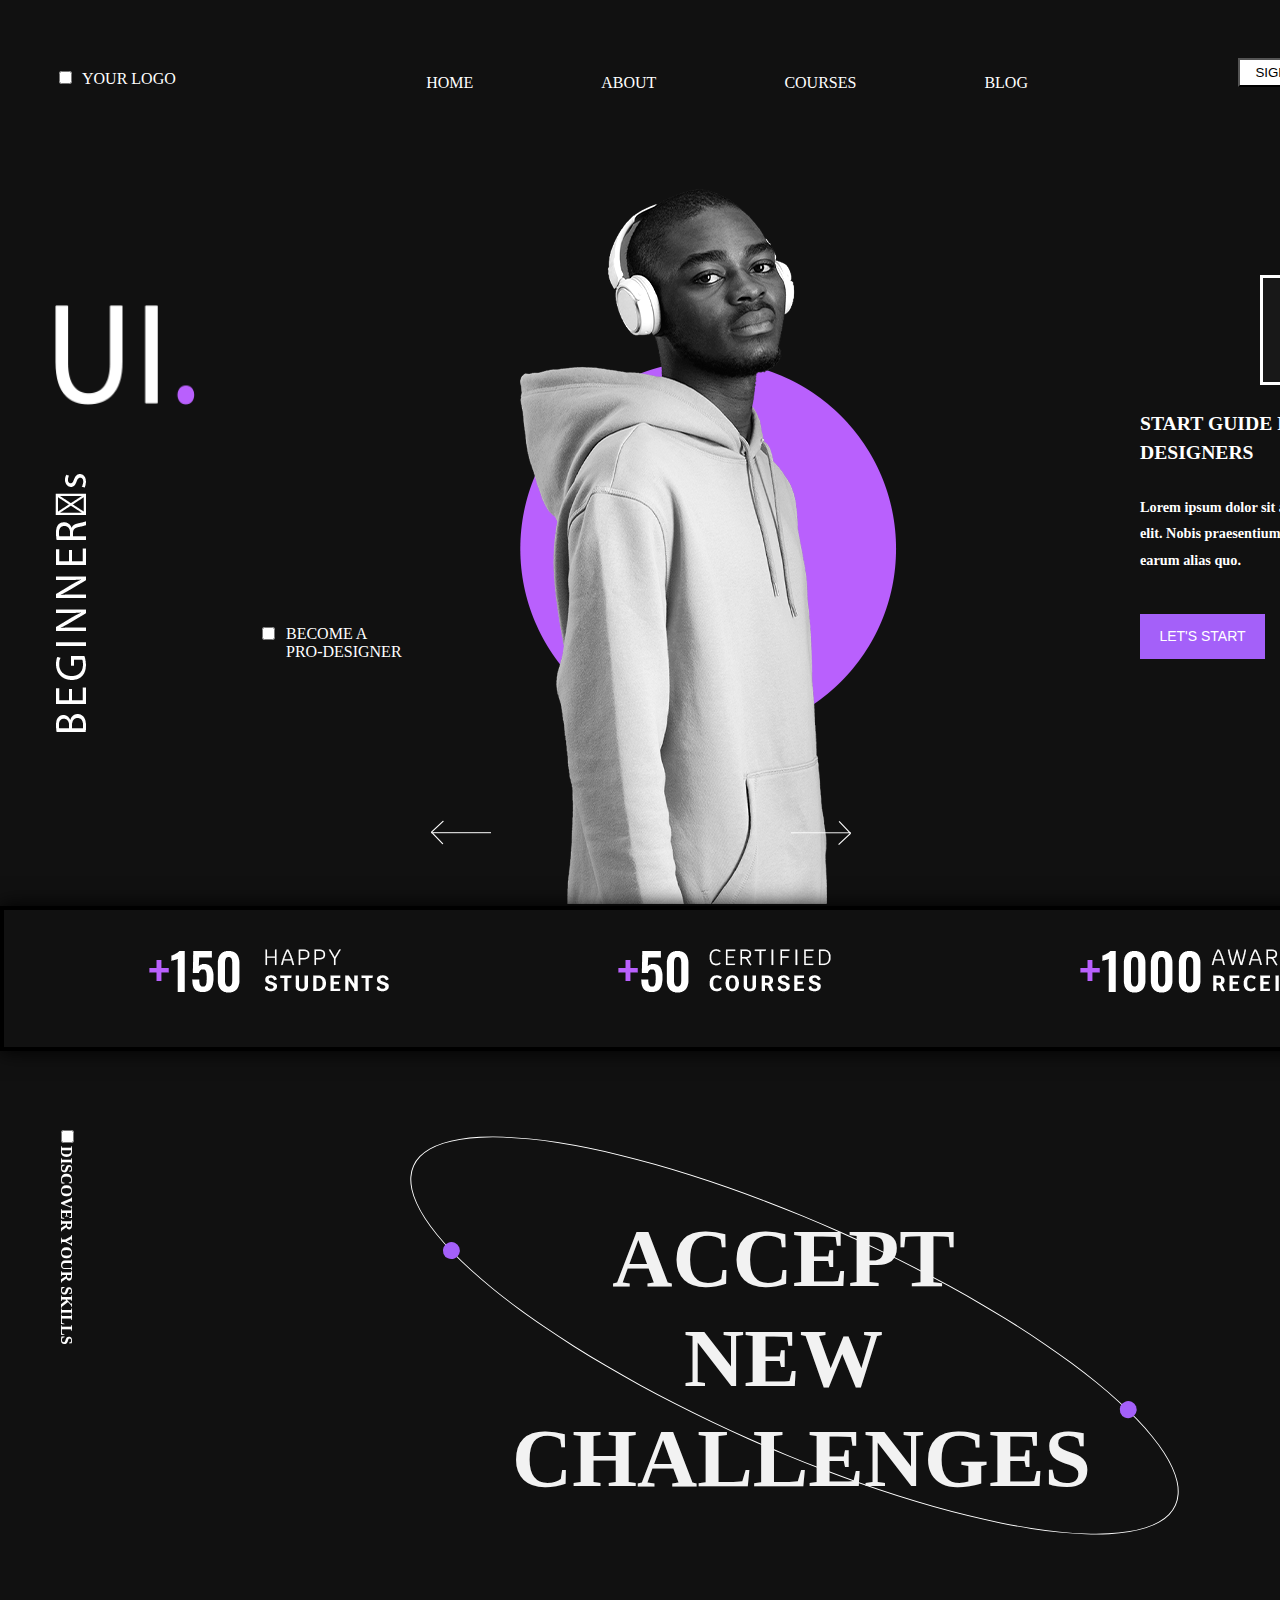
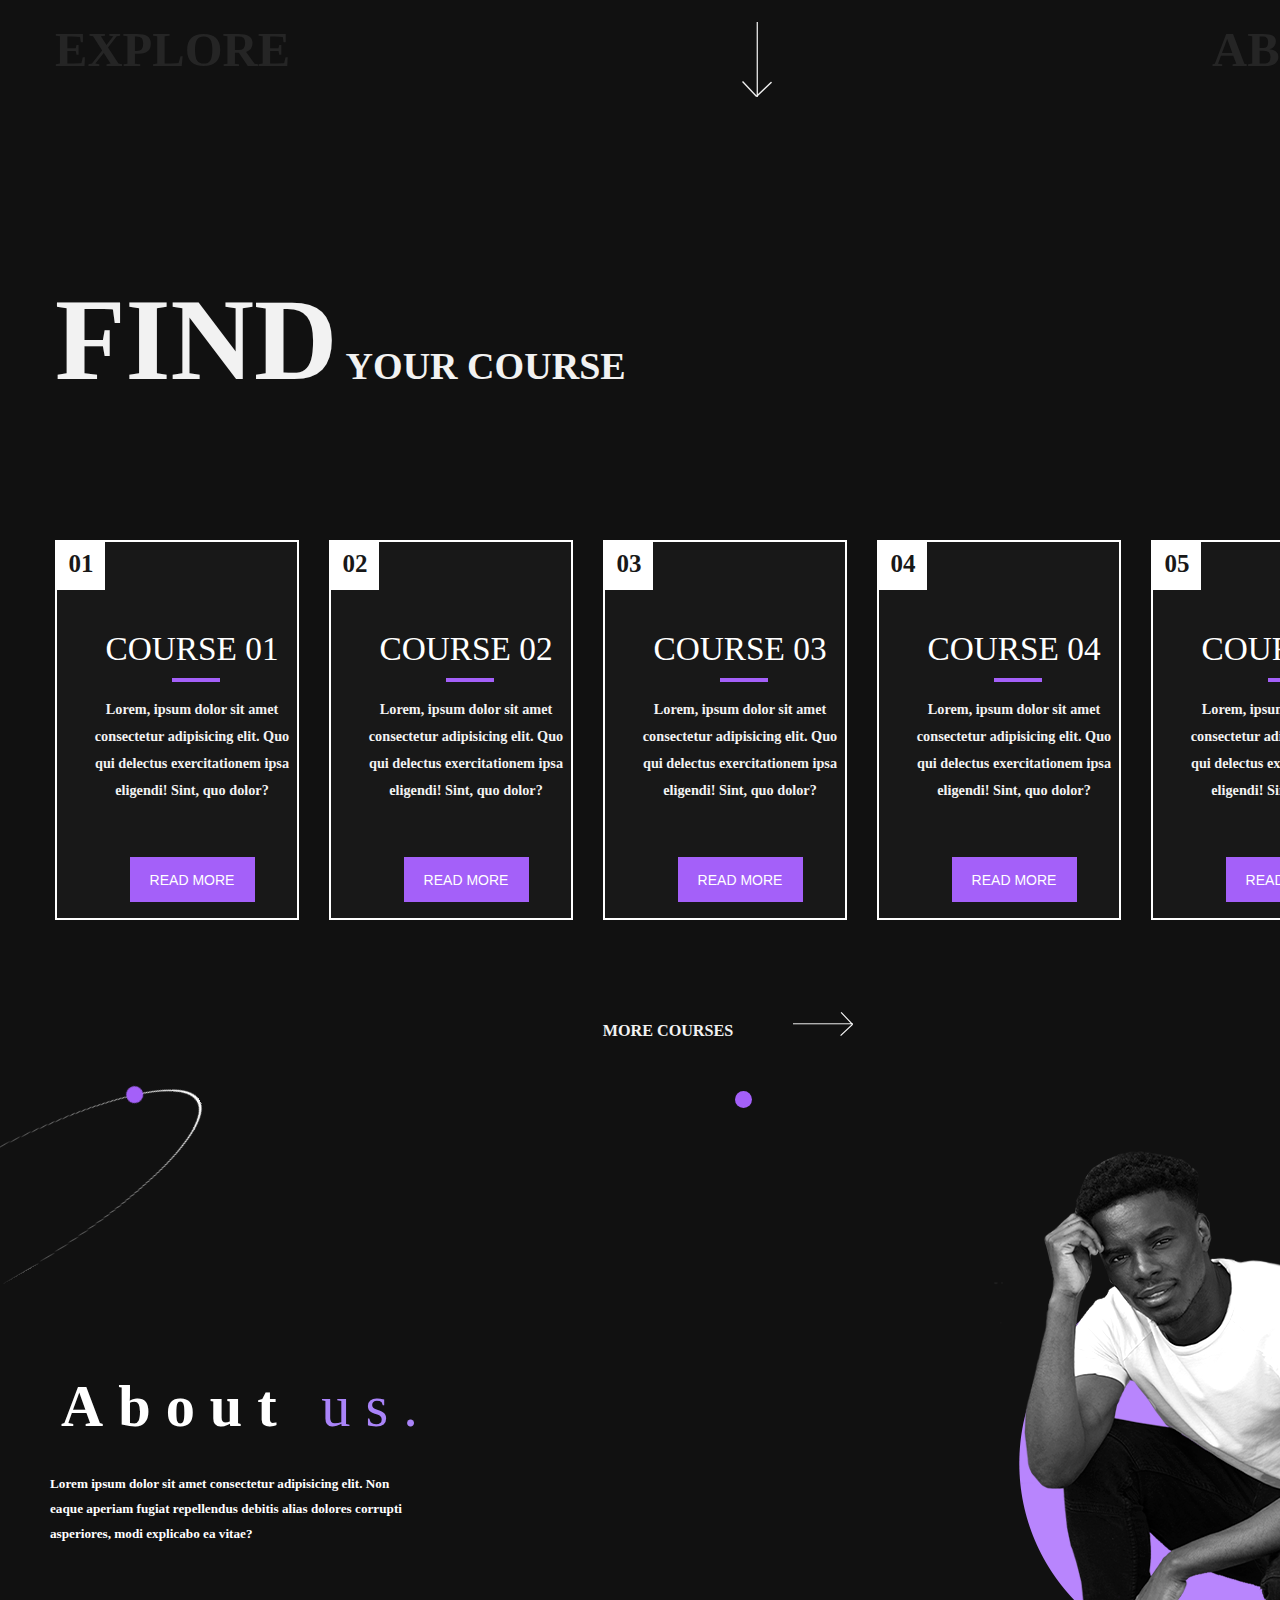
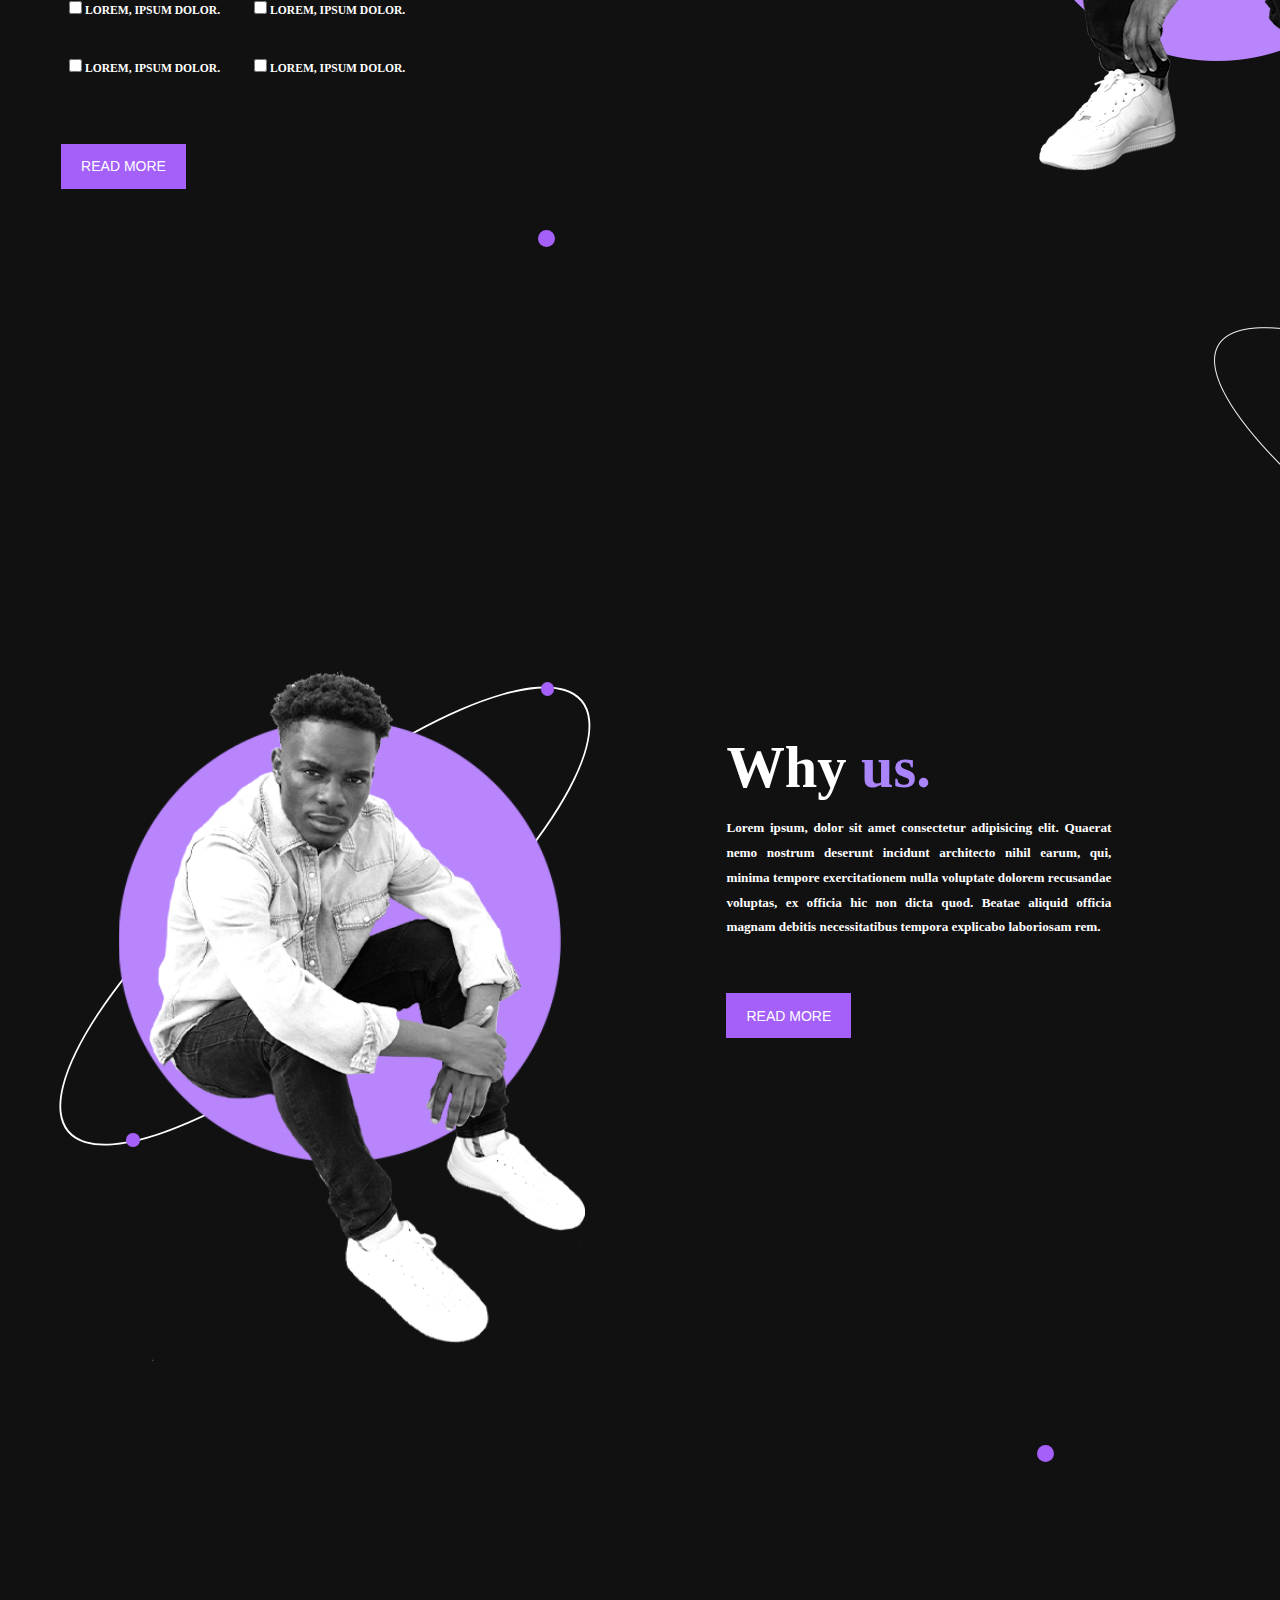
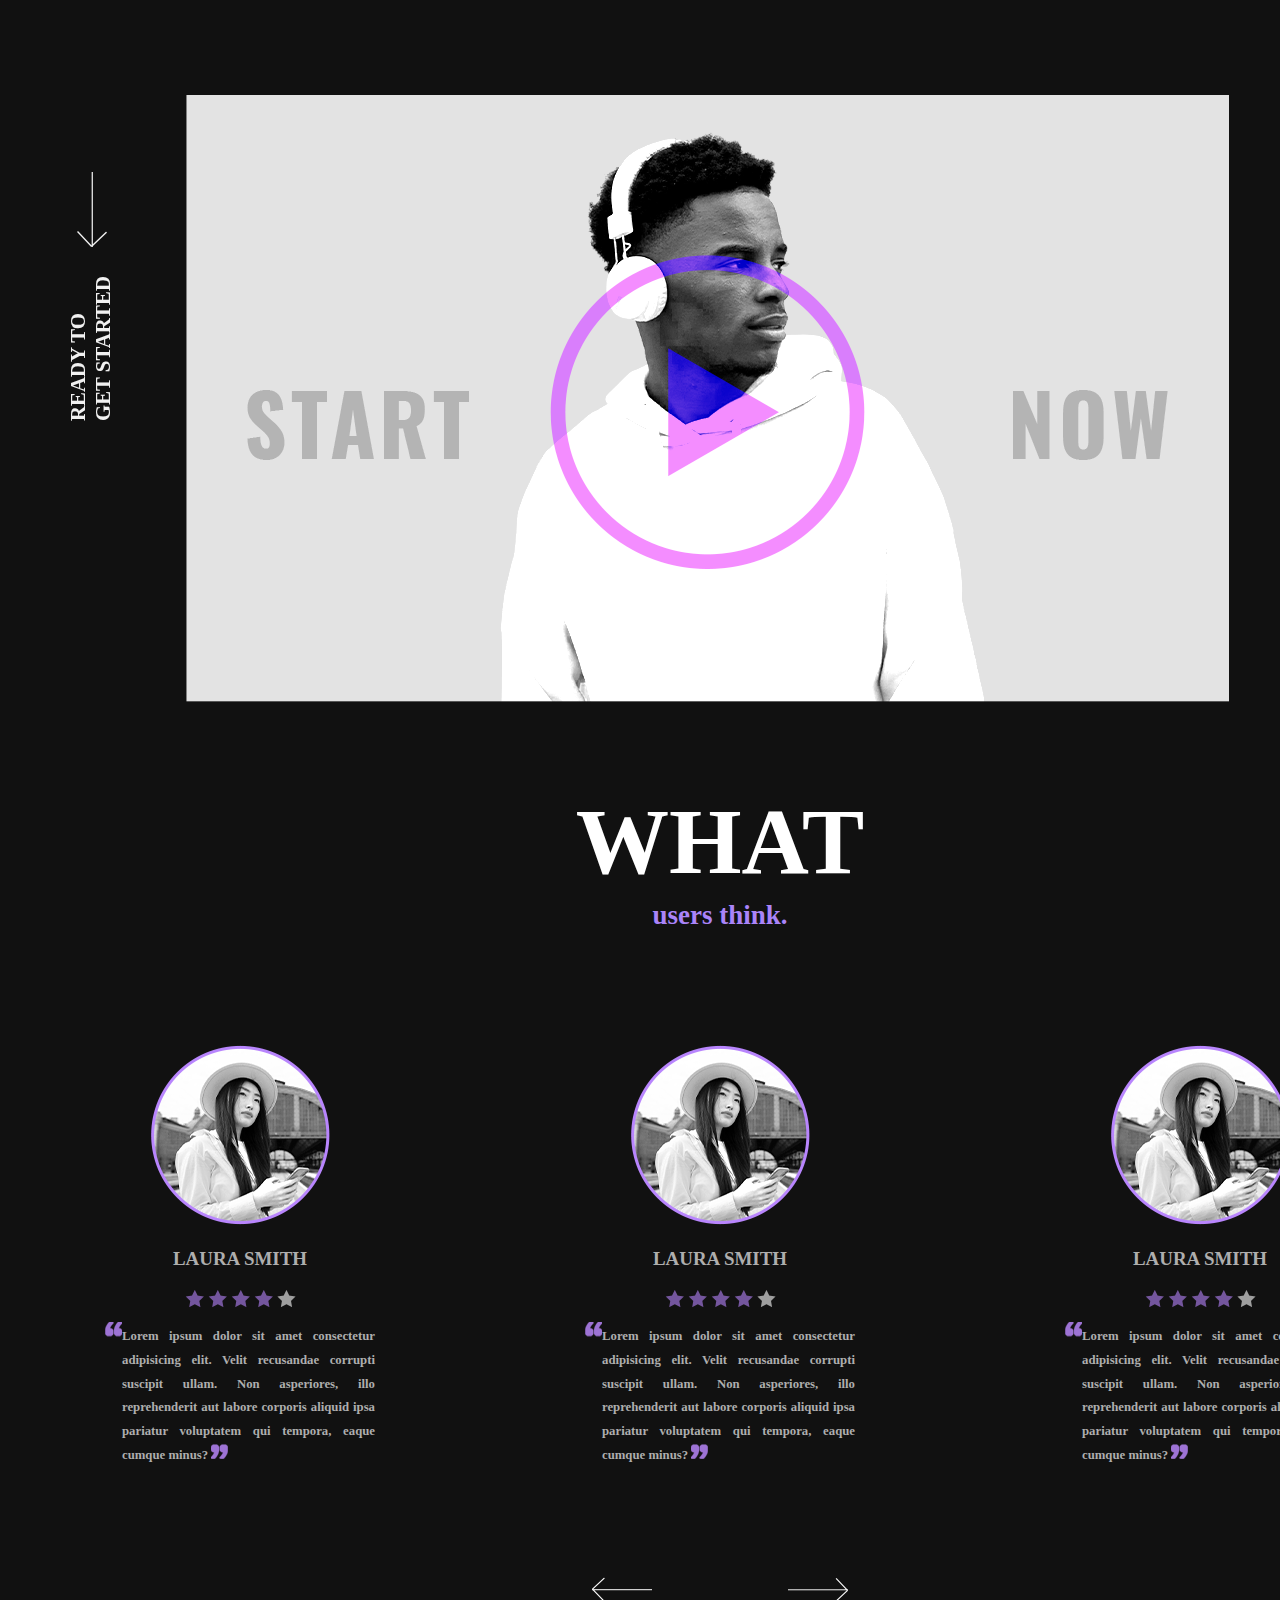
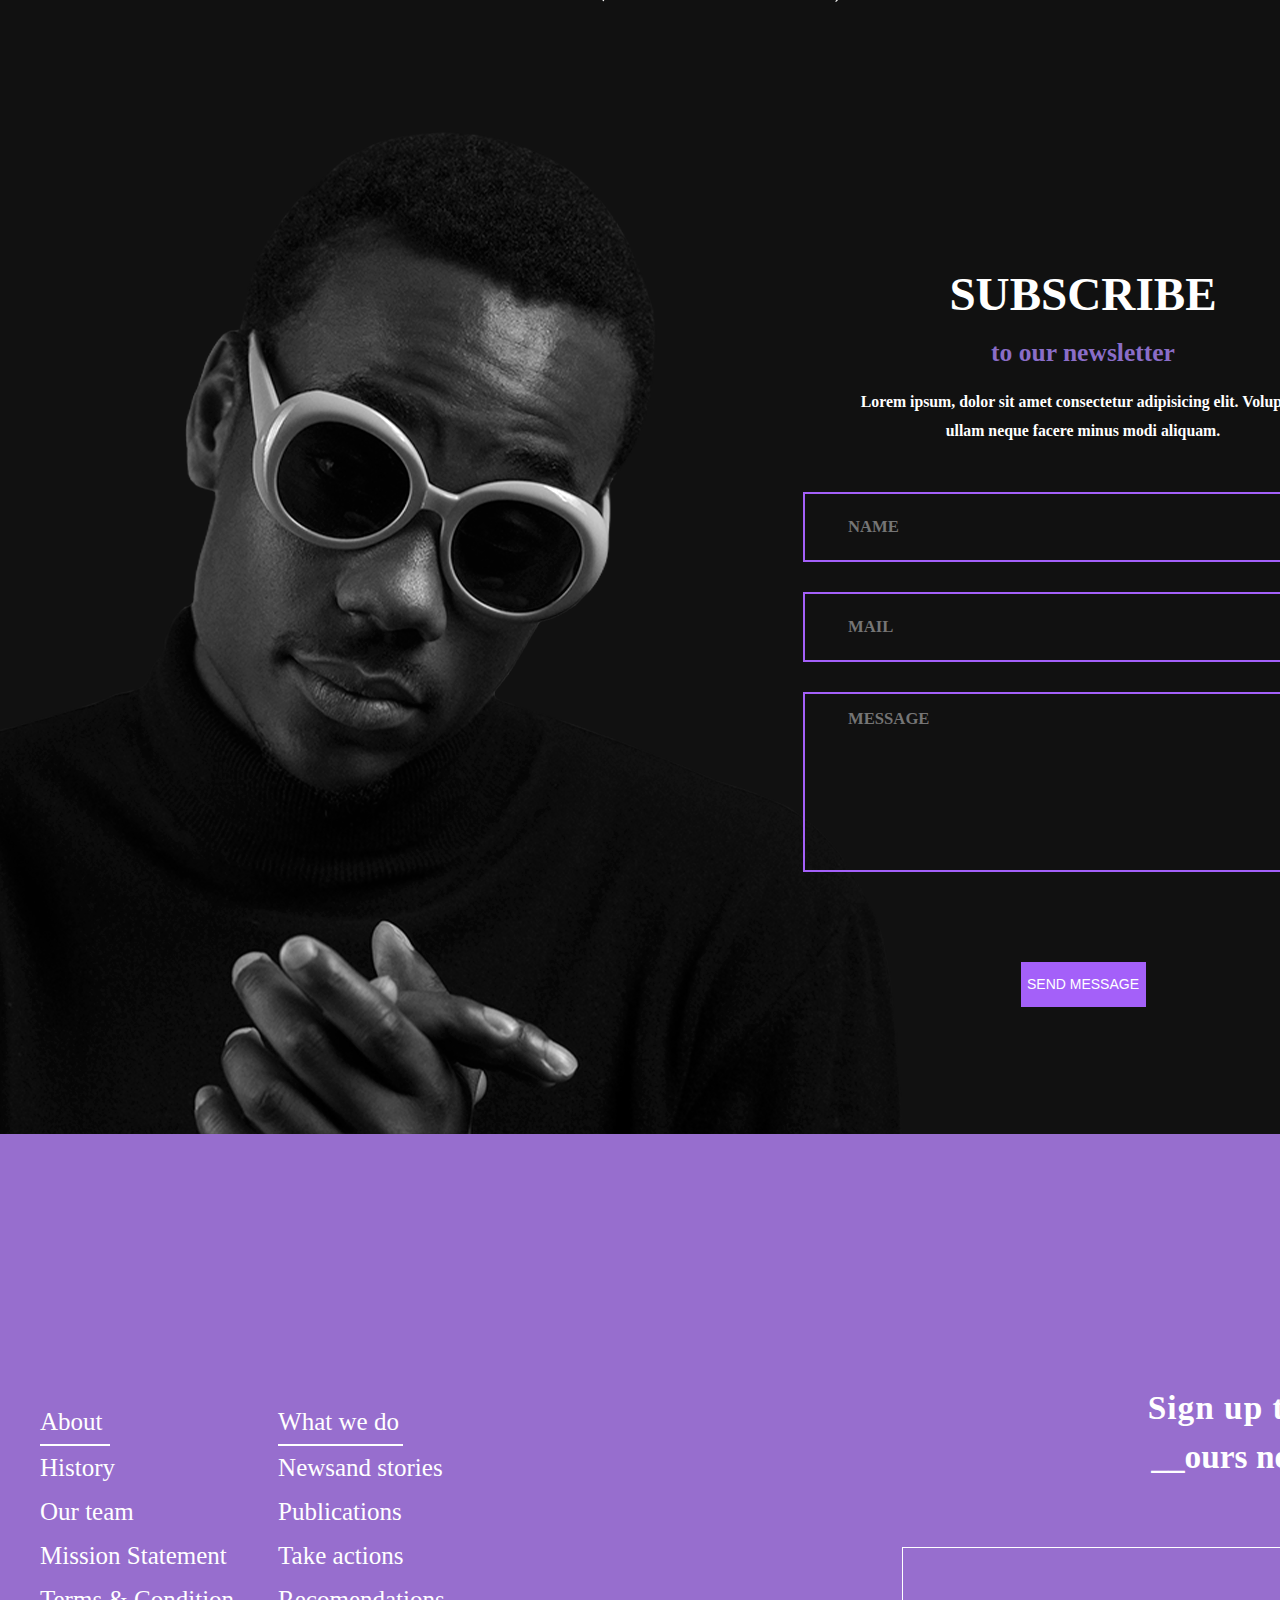
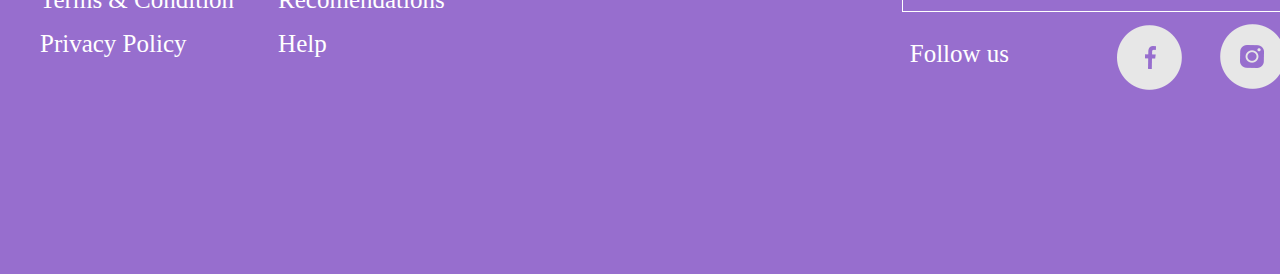
<file: index.html>
<!DOCTYPE html>
<html lang="eng">
<head>
    <meta charset="UTF-8">
    <meta name="viewport" content="width=device-width, initial-scale=1.0">
    <link rel="stylesheet" href="style.css">
    <title>Document</title>
</head>
<body>
    <div class="telo">
        <!-- Start header -->
        <nav class="wrapper__menu">
            <div class="container container__menu">
                <div class="YourLogo"><input type="checkbox">Your Logo</div>
                <div class="menu">
                    <ul>
                        <li><a href="#">Home</a></li>
                        <li><a href="#">About</a></li>
                        <li><a href="#">Courses</a></li>
                        <li><a href="#">Blog</a></li>
                    </ul>
                </div>
                <div class="wrapper__form--btn">
                    <form action="">
                        <button class="sign">Sign In</button>
                    </form>
                    <div class="lines">
                        <div class="lines_1"></div>
                        <div class="lines_2"></div>
                        <div class="lines_3"></div>
                    </div>
                </div>
                </div>
        </nav>
        <!-- Start section 1 -->
        <div class="main_content_wrapper">
            <div class="main_content_V1">
                <section class="section__1">
                    <div class="UI"><img src="UI.png" alt=""></div>
                    <div class="edition">edition 2022</div>
                </section>
                <div class="content">
                    <div class="beginners"><img src="Beginners.png" alt=""></div>
                    <label class="designer"><input type="checkbox">
                        <p>Become a <br>pro-designer</p>
                    </label>
                    <button class="img_arrow_left"> <img src="Arrow_1.png" alt=""></button>
                    <div class="img_1"><img src="img1.png"></div>
                    <button class="img_arrow_right"> <img src="Arrow_2.png" alt=""></button>
                    <div class="beginner_guide">
                        <div class="head"> start guide for beginner designers</div>
                        <div class="content_1">Lorem ipsum dolor sit amet consectetur adipisicing elit. Nobis
                            praesentium quisquam dolores architecto earum alias quo.</div>
                        <button onclick="window.location.href = '#';" class="start"> Let's start</button>
                        <button onclick="window.location.href = '#';" class="readmore"> read more</button>
                    </div>
                </div>
            </div>
        </div>
        <!-- Start section 2 -->
        <section class="section__2">
            <div class="image_1"><img src="1.png" alt="">
            </div>
        </section> <!-- Start section 3 -->
        <section class="section__3">
            <div class="discover_your_skills"><input type="checkbox">discover your skills</div>
            <div class="image_new_challenges">
                <div class="elips_22">
                    <div class="krug_8"></div>
                    <div class="krug_9"></div>
                </div>
                <p>accept new challenges</p>
            </div>

            <div class="discover_your_skills_right"><input type="checkbox">discover your skills</div>
        </section>
        <!-- Start section 4 -->
        <section class="section__4">
            <div class="explore">explore</div>
            <button class="img_arrow_bottom"> <img src="Arrow_3.png" alt=""></button>
            <div class="about">about</div>
        </section>
        <!-- Start section 5 -->
        <section class="section__5">
            <div class="find_your_courses"><span>find</span> your course
            </div>
            <div class="edition_2022"><input type="checkbox">edition <br><span>2022</span></br></div>
        </section>
        <div class="group_courses">
            <div class="course">
                <div class="number_01">01</div>
                <div class="text_course_h1">COURSE <span>01</span>
                    <div class="line_purle"></div>
                    <p>Lorem, ipsum dolor sit amet consectetur adipisicing elit. Quo qui delectus
                        exercitationem ipsa eligendi! Sint, quo dolor?</p>
                    <button onclick="window.location.href = '#';">read more</button>
                </div>
            </div>
            <div class="course">
                <div class="number_01">02</div>
                <div class="text_course_h1">COURSE <span>02</span>
                    <div class="line_purle"></div>
                    <p>Lorem, ipsum dolor sit amet consectetur adipisicing elit. Quo qui delectus
                        exercitationem ipsa eligendi! Sint, quo dolor?</p>
                    <button onclick="window.location.href = '#';">read more</button>
                </div>
            </div>
            <div class="course">
                <div class="number_01">03</div>
                <div class="text_course_h1">COURSE <span>03</span>
                    <div class="line_purle"></div>
                    <p>Lorem, ipsum dolor sit amet consectetur adipisicing elit. Quo qui delectus
                        exercitationem ipsa eligendi! Sint, quo dolor?</p>
                    <button onclick="window.location.href = '#';">read more</button>
                </div>
            </div>
            <div class="course">
                <div class="number_01">04</div>
                <div class="text_course_h1">COURSE <span>04</span>
                    <div class="line_purle"></div>
                    <p>Lorem, ipsum dolor sit amet consectetur adipisicing elit. Quo qui delectus
                        exercitationem ipsa eligendi! Sint, quo dolor?</p>
                    <button onclick="window.location.href = '#';">read more</button>
                </div>
            </div>
            <div class="course">
                <div class="number_01">05</div>
                <div class="text_course_h1">COURSE <span>05</span>
                    <div class="line_purle"></div>
                    <p>Lorem, ipsum dolor sit amet consectetur adipisicing elit. Quo qui delectus
                        exercitationem ipsa eligendi! Sint, quo dolor?</p>
                    <button onclick="window.location.href = '#';">read more</button>
                </div>
            </div>
        </div>
        <div class="more_courses"><span>more courses </span><button onclick="window.location.href = '#';"
                class="img"><img src="Arrow_2.png" alt=""></button></div>
        <!-- Start section 6 -->
        <section class="section__6">

            <div class="elips">
                <div class="krug_1"></div>
            </div>
            <div class="wrapper_about_us">
                <p>About <span>us.</span></p>
                <div class="lorem">
                    <p>Lorem ipsum dolor sit amet consectetur adipisicing elit. Non eaque aperiam fugiat
                        repellendus debitis alias dolores corrupti asperiores, modi explicabo ea vitae?</p>
                </div>
                <div class="wrapper_chekbox>">
                    <label>
                        <input type="checkbox" name="agree">Lorem, ipsum dolor.
                    </label>
                    <label>
                        <input type="checkbox" name="agree">Lorem, ipsum dolor.
                    </label>
                    <label>
                        <input type="checkbox" name="agree">Lorem, ipsum dolor.
                    </label>
                    <label>
                        <input type="checkbox" name="agree">Lorem, ipsum dolor.
                    </label>
                </div>
                <button onclick="window.location.href = '#';">read more</button>
            </div>
            <div class="image__people_2"><img src="11111.png">
                <div class="krug_2"></div>
            </div>
        </section>
        <div class="krug_3"></div>
        <!-- Start section 7 -->
        <section class="section__7">
            <div class="group_4">
                <img src="Group_4.png">
            </div>
        </section>
        <div class="wrapper__people_3">
            <div class="image_people_3"><img src="man_3.png">
                <div class="elips_3"></div>
                <div class="krug_5"></div>
                <div class="krug_6"></div>
            </div>
            <div class="wrapper_why_us">
                <div class="why_us">
                    <div class="why">Why <span>us.</span></div>
                    <p>Lorem ipsum, dolor sit amet consectetur adipisicing elit. Quaerat nemo nostrum deserunt incidunt
                        architecto nihil earum, qui, minima tempore exercitationem nulla voluptate dolorem recusandae
                        voluptas, ex officia hic non dicta quod. Beatae aliquid officia magnam debitis necessitatibus
                        tempora explicabo laboriosam rem.</p>
                    <button onclick="window.location.href = '#';">read more</button>
                </div>
            </div>
            <div class="explore_1">explore</div>
        </div>
        <div class="krug_7"></div>
        <!-- Start section 8 -->
        <section class="section__8">
            <div class="ready_to_started_1">
                <button onclick="window.location.href = '#';" class="Arrow_down"> <img src="Arrow_3.png"
                        alt=""></button>
                <p>ready to get started</p>
            </div>
            <div class="group_6"><img src="Group_6.png"></div>
            <div class="ready_to_started_2">

                <p>ready to get started</p>
                <button onclick="window.location.href = '#';" class="Arrow_up"> <img src="Arrow_4.png" alt=""></button>
            </div>
        </section>
        <!-- Start section 9 -->
        <section class="section__9">
            <div class="wtat_users_think">
                <p>what</p>
                <p><span>users think.</span></p>
            </div>
        </section>
        <div class="wrapper__users">
            <div class="user_1"><img src="User_1.png">
                <p>laura smith</p>
                <div class="star">
                    <img src="Star_1.png">
                    <img src="Star_1.png">
                    <img src="Star_1.png">
                    <img src="Star_1.png">
                    <img src="Star_5.png">
                </div>
                <div class="main__text">
                    <div class="quote"><img src="Quote_1.png"></div>
                    <p><span>Lorem ipsum dolor sit amet consectetur adipisicing elit. Velit recusandae corrupti
                        suscipit ullam. Non asperiores, illo reprehenderit aut labore corporis aliquid ipsa pariatur
                        voluptatem qui tempora, eaque cumque minus?
                        <span><img src="Quote_2.png"></span></p>
                </div>
            </div>
            <div class="user_1"><img src="User_1.png">
                <p>laura smith</p>
                <div class="star">
                    <img src="Star_1.png">
                    <img src="Star_1.png">
                    <img src="Star_1.png">
                    <img src="Star_1.png">
                    <img src="Star_5.png">
                </div>
                <div class="main__text">
                    <div class="quote"><img src="Quote_1.png"></div>
                    <p></span>Lorem ipsum dolor sit amet consectetur adipisicing elit. Velit recusandae corrupti
                        suscipit ullam. Non asperiores, illo reprehenderit aut labore corporis aliquid ipsa pariatur
                        voluptatem qui tempora, eaque cumque minus?
                        <span><img src="Quote_2.png"></span></p>
                </div>
            </div>
            <div class="user_1"><img src="User_1.png">
                <p>laura smith</p>
                <div class="star">
                    <img src="Star_1.png">
                    <img src="Star_1.png">
                    <img src="Star_1.png">
                    <img src="Star_1.png">
                    <img src="Star_5.png">
                </div>
                <div class="main__text">
                    <div class="quote"><img src="Quote_1.png"></div>
                    <p></span>Lorem ipsum dolor sit amet consectetur adipisicing elit. Velit recusandae corrupti
                        suscipit ullam. Non asperiores, illo reprehenderit aut labore corporis aliquid ipsa pariatur
                        voluptatem qui tempora, eaque cumque minus?
                        <span><img src="Quote_2.png"></span></p>
                </div>
            </div>

        </div>
        <div class="arrows"><button onclick="window.location.href = '#';" class="arrows_1"> <img src="Arrow_1.png"
                    alt=""></button><button onclick="window.location.href = '#';" class="arrows_2"> <img
                    src="Arrow_2.png" alt=""></button></div>
        <!-- Start section 10 -->
        <section class="section__10">
            <div class="wrapper__submit">
                <div class="man_image_glasses"><img src="Image_man_glasses.png"></div>
                <div class="header">
                    <div class="subscribe">subscribe</div>
                    <p><span>to our newsletter</span></p>
                    <p>Lorem ipsum, dolor sit amet consectetur adipisicing elit. Voluptas, ullam neque facere minus modi
                        aliquam.</p>
                    <div class="name_mail">
                        <input type="text" class="name" placeholder="NAME">
                        <input type="text" class="mail" placeholder="MAIL">
                        <textarea class="message" placeholder="MESSAGE"></textarea>
                    </div>
                    <button onclick="window.location.href = '#';" class="send_message">send message</button>
                </div>
            </div>
        </section>
    </div>
</body>
<footer>
    <div class="wrapper__footer">
        <div class="about">
            <ul>
                <li class="about_1"><a href="#">About</a></li>
                <li><a href="#">History</a></li>
                <li><a href="#">Our team</a></li>
                <li><a href="#">Mission Statement</a></li>
                <li><a href="#">Terms & Condition</a></li>
                <li><a href="#">Privacy Policy</a></li>
            </ul>
        </div>
        <div class="what__we__do">
            <ul>
                <li class="what_we_do_1"><a href="#">What we do</a></li>
                <li><a href="#">Newsand stories</a></li>
                <li><a href="#">Publications</a></li>
                <li><a href="#">Take actions</a></li>
                <li><a href="#">Recomendations</a></li>
                <li><a href="#">Help</a></li>
            </ul>
        </div>
        <div class="sign_up">
            <p><span>Sign up to recive</span><br>
                __ours newsletter</p>
            <div class="sign_field">
                <input type="text">
            </div>
            <div class="follow_us">
                <p>Follow us</p>
                <div class="facebook">
                    <a class="facebook_1" href='#' ;><img src="facebook_1.png"></a>
                </div>
                <div class="instagramm">
                    <a class="instagramm_1" href='#' ;><img src="instagramm_1.png"></a>
                </div>
                <div class="youtube">
                    <a class="youtube_1" href='#' ;><img src="youtube_1.png"></a>
                </div>
            </div>
        </div>
    </div>
    </div>
</footer>

</html>
</file>
<file: style.css>
body {
    background-color: #111111;
    height: 7270px;
    width: 100%;
    margin: 0 auto;
}

* {
    box-sizing: border-box;
}

.main_content_wrapper {
    height: 714px;
    background: #111111;
}

.container {
    width: 1440px;
    margin: 0 auto;
}

.wrapper__menu {
    background: #111111;
    height: 165px;
    display: flex;
    align-items: center;
    margin-bottom: 110px;
}

.menu {
    display: inline-block;
    width: 766px;
    text-align: center;

}

.lines>span {
    border: 5px solid white;

}

.lines {
    width: 53px;
    height: 27px;
    margin-left: 10px;
}

.menu>ul>li {
    display: inline-block;
    margin-right: 62px;
    margin-left: 62px;


}

.menu>ul>li>a {
    color: white;
    text-decoration: none;
}

.container__menu {
    display: flex;
    justify-content: space-between;
}

.wrapper__form--btn {
    display: flex;
    width: auto;
}

.YourLogo {
    color: white;
    text-transform: uppercase;
    margin-top: 10px;
}

.YourLogo>input {
    margin-right: 10px;
}

.image>img {
    width: 55px;
    height: 30px;
}

.image {
    margin-left: 78px;
}

.sign {
    background: #fff;
    color: black;
    text-decoration: none;
    padding: 5px 15px;
    text-transform: uppercase;
}

.container__menu {
    text-transform: uppercase;
    padding-left: 55px;
    padding-right: 55px;
}

.section__1 {
    display: flex;
    justify-content: space-between;
    margin-top: 140px;
}

.section__1>p {
    margin: 0;
}

.UI>img {
    width: 140px;
    height: 100px;
}

.main_content_V1 {
    padding-left: 55px;
}

.edition {
    text-transform: uppercase;
    font-size: 28.88px;
    width: 180px;
    background-color: #181818;
    color: white;
    border-color: white;
    text-align: center;
    height: 110px;
    border-style: solid;
    border-right: black;
    padding: 20px;
    margin-top: -30px;
}

.beginners>img {
    margin-top: 65px;
}

.designer {
    color: white;
    text-transform: uppercase;
    margin-left: 200px;
    margin-top: 200px;
}

.designer>p {
    width: 139px;

}

.designer>input{
    position: absolute;
    top: 624px;
    left: 258px;
    accent-color:#a460f9;
}

.content {
    display: flex;

}

.ekran {
    display: flex;
    justify-content: space-between;
}

.img_1 {
    background-position-x: left;
    width: 583px;
    background-image: url(bgimg1.png);
    background-position-y: center;
    background-repeat: no-repeat;
    margin-top: -220px;
    margin-left: 45px;

}

.beginner_guide {
    width: 300px;
    color: white;
}

.beginner_guide>button {
    border: none;
}

.head {
    text-transform: uppercase;
    padding-bottom: 27px;

}

.start {
    background-color: #a460f9;
    color: white;
}

.start {
    background-color: #a460f9;
    color: white;
    width: 125px;
    height: 45px;
    font-size: 14px;
    text-transform: uppercase;
    border-color: #111111;
    margin-top: 40px;
}

.readmore {
    background-color: #111111;
    color: white;
    background: none;
    color: white;
    width: 125px;
    height: 45px;
    font-size: 14px;
    text-transform: uppercase;
}

.content_1 {
    font-size: 14.25px;
    font-family: "Krub";
    color: rgb(255, 255, 255);
    font-weight: bold;
    line-height: 1.875;
    width: 317px;
}

.head {
    font-size: 19.656px;
    font-family: "Krub";
    color: rgb(255, 255, 255);
    font-weight: bold;
    text-transform: uppercase;
    line-height: 1.464;

}

.content>button {
    border: none;
    cursor: pointer;
    background: none;
    position: sticky;
}

.img_arrow_left {
    margin-top: 400px;
    width: 50px;
    height: 50px;
    border: none;
    cursor: pointer;
    background: none;
}

.img_arrow_right {
    margin-top: 400px;
    width: 50px;
    height: 50px;
    border: none;
    cursor: pointer;
    background: none;
    position: absolute;
    right: 445px;

}

.section__2 {
    height: 220px;
    width: 100%;
    background-color: #111111;
    margin-top: -113px;
}

.krug_8 {
    background-color: #a460f9;
    width: 17px;
    height: 17px;
    border-radius: 17px;
    position: absolute;
    display: block;
    top: 172px;
    left: 73px;
}

.krug_9 {
    background-color: #a460f9;
    width: 17px;
    height: 17px;
    border-radius: 17px;
    position: absolute;
    display: block;
    top: 42px;
    right: 60px;
}

.image_1 {
    height: 144px;
}

.section__3 {
    display: flex;
    justify-content: space-between;
    padding-left: 78px;
    padding-right: 78px;
    position: relative;
    width: 1440px;
}

.image_new_challenges>p {
    font-size: 83.33px;
    font-family: "Krub";
    color: rgb(242, 242, 242);
    font-weight: bold;
    text-transform: uppercase;
    line-height: 1.2;
    text-align: center;
    position: absolute;
    width: 543px;
}

.elips_22 {
    width: 835px;
    height: 227px;
    border-radius: 50%;
    border: solid 1px;
    border-color: white;
    display: inline-block;
    transform: rotate(204deg);
    position: absolute;
    left: 377px;
    top: 96px;
}

.group_4 {
    padding-left: 1180px; 
    padding-top: 50px;
}

.group_6>img {
    margin-right: 80px;
}

.discover_your_skills {
    transform: rotate(90deg);
    transform-origin: top left;
    font-size: 16.17px;
    font-family: "Krub";
    color: rgb(255, 255, 255);
    font-weight: bold;
    text-transform: uppercase;
    line-height: 1.429;
    width: 300px;
}

.discover_your_skills_right {
    transform: rotate(270deg);
    transform-origin: top right;
    font-size: 16.17px;
    font-family: "Krub";
    color: rgb(255, 255, 255);
    font-weight: bold;
    text-transform: uppercase;
    line-height: 1.429;
    width: 288px;
    position: absolute;
    right: 73px;
    top: -79px;
}

.image_new_challenges {
    width: 850px;
    height: 400px;
}

.image_1>img {
    border: 4px solid #000;
    box-shadow: 0px 0px 20px black;
}

.section__4 {
    display: flex;
    justify-content: space-between;
    position: relative;
    width: 1440px;
    margin-top: 95px;
    padding-left: 55px;
    padding-right: 55px;
}

.img_arrow_bottom {
    width: 30px;
    height: 75px;
    border: none;
    background-size: cover;
    cursor: pointer;
    background: none;
}

.section__4>div {
    font-size: 48.65px;
    font-family: "Krub";
    color: rgb(37, 37, 37);
    font-weight: bold;
    text-transform: uppercase;
    line-height: 1.2;
    text-align: center;

}

.section__5 {
    display: flex;
    justify-content: space-between;
    margin-top: 175px;
    padding-left: 55px;
    padding-right: 55px;
    width: 1440px;
}

.find_your_courses>span {
    font-size: 115.55px;
    font-family: "Krub";
    color: rgb(242, 242, 242);
    font-weight: bold;
    text-transform: uppercase;
    line-height: 1.2;
}

.find_your_courses {
    font-size: 38.07px;
    font-family: "Krub";
    color: rgb(242, 242, 242);
    font-weight: bold;
    text-transform: uppercase;
    line-height: 1.2;
}

.edition_2022>span {
    font-size: 28.88px;
    font-family: "Krub";
    color: rgb(255, 255, 255);
    font-weight: bold;
    line-height: 1.2;
    margin-left: 20px;
}

.edition_2022 {
    font-size: 17.04px;
    font-family: "Krub";
    color: rgb(255, 255, 255);
    font-weight: bold;
    line-height: 1.2;
    text-transform: uppercase;
    margin-top: 83px;
}

.course {
    width: 20%;
    height: 380px;
    background-color: #181818;
    border: 2px solid white;
}

.text_course_h1 {
    color: white;
    text-align: center;
    margin-top: 40px;
    width: 210px;
    height: 170px;
    margin-left: 30px;
    font-size: 33.33px;
}

.text_course_h1>p {
    font-size: 14.25px;
    font-family: "Krub";
    color: rgb(242, 242, 242);
    font-weight: bold;
    line-height: 1.875;
    text-align: justifyCenter;
}

.number_01 {
    width: 48px;
    height: 48px;
    background-color: #fff;
    font-size: 25px;
    font-family: "Krub";
    color: rgb(24, 24, 24);
    font-weight: bold;
    text-transform: uppercase;
    line-height: 1.728;
    position: relative;
    left: 0px;
    top: 0;
    text-align: center;
}

.group_courses {
    margin-top: 130px;
    width: 1440px;
    display: flex;
    padding-left: 55px;
    padding-right: 55px;
}

.course {
    margin-right: 30px;
}

.wrapper__form--btn>button {
    background: none;
    border: none;
}

.telo {
    width: 1440px;
    margin: 0 auto;
}

.more_courses>button {
    margin: 0;
    width: 50px;
    height: 50px;
    border: none;
    background-size: cover;
    cursor: pointer;
    background: none;
}

.more_courses {
    text-align: center;
    margin-top: 80px;
}

.more_courses>span {
    margin-right: 50px;
    font-size: 16.17px;
    font-family: "Krub";
    color: rgb(242, 242, 242);
    font-weight: bold;
    text-transform: uppercase;
    line-height: 1.429;
}

.elips {
    width: 530px;
    height: 123px;
    border-radius: 50%;
    border: solid 3px;
    border-color: white;
    transform: rotate(330deg);
    border-left-style: none;
    border-top-style: none;
    border-bottom: none;
    margin-left: -316px;
    display: inline-block;
    margin-bottom: 390px;
    position: absolute;
    top: 2771px;
    left: -295px;
    margin: 0;
}

.designer>span {
    font-size: 28.88px;
    font-family: "Krub";
    color: rgb(255, 255, 255);
    font-weight: bold;
    line-height: 1.2;
    margin-left: 20px;
}

.text_course_h1>button {
    background-color: #a460f9;
    color: white;
    width: 125px;
    height: 45px;
    font-size: 14px;
    text-transform: uppercase;
    border-color: #181818;
    margin-top: 40px;
    border: none;
}

.section__6 {
    width: 1440px;
    height: 1120px;
}

.line_purle {
    border: 2px solid #a460f9;
    margin-top: 10px;
    width: 48px;
    margin-left: 85px;
}

.wrapper_about_us {
    width: 450px;
    height: 450px;
}

.wrapper_about_us>div {
    display: flex;
    flex-wrap: wrap;
    padding: 9px;
    margin-left: -20px;
}

.wrapper_about_us>div>label {
    margin: 20px 15px 15px 15px;
    font-size: 11.58px;
    font-family: "Krub";
    color: rgb(255, 255, 255);
    font-weight: bold;
    text-transform: uppercase;
    line-height: 1.847;
}

.wrapper_about_us>div>label>input>chekbox {
    color: #a460f9;
}

.wrapper_about_us>p {
    font-size: 58.4px;
    font-family: "Krub";
    color: rgb(255, 255, 255);
    font-weight: bold;
    line-height: 1.2;
    width: 375px;
    letter-spacing: 15px;
}

.wrapper_about_us>p>span {
    font-size: 58.4px;
    font-family: "Krub";
    color: rgb(170, 132, 249);
    line-height: 1.2;
    font-weight: normal;
}

.lorem {
    font-size: 13.21px;
    font-family: "Krub";
    color: rgb(255, 255, 255);
    font-weight: bold;
    line-height: 1.875;
    text-align: justifyLeft;
    margin-top: -50px;
    width: 375px;
}

.wrapper_about_us>button {
    background-color: #a460f9;
    color: white;
    width: 125px;
    height: 45px;
    font-size: 14px;
    text-transform: uppercase;
    border-color: #181818;
    margin-top: 40px;
    border: none;
}

.section__6 {
    display: inline-block;
    height: 780px;
}

.wrapper_about_us {
    display: inline-block;
    margin-top: 225px;
    margin-left: 61px;
}

.wrapper_chekbox {
    display: inline-block;
}

.image__people_2 {
    display: inline-block;
    margin-top: 100px;
    width: 426px;
    background-image: url(Circle_1.png);
    background-position-y: center;
    background-repeat: no-repeat;
    background-position-x: 25px;
    margin-left: 479px;
}

.krug_1 {
    background-color: #a460f9;
    width: 17px;
    height: 17px;
    border-radius: 17px;
    margin-left: 468px;
    margin-top: 16px;
}

.krug_2 {
    background-color: #a460f9;
    width: 17px;
    height: 17px;
    border-radius: 17px;
    position: absolute;
    top: 2691px;
    right: 528px;
}

.krug_3 {
    background-color: #a460f9;
    width: 17px;
    height: 17px;
    border-radius: 17px;
    position: absolute;
    display: block;
    margin: 0 42%;
}

.elips_2 {
    margin-top: 134px;
    width: 530px;
    height: 150px;
    border-radius: 50%;
    border: solid 4px;
    border-color: white;
    border-top-style: none;
    border-bottom: none;
    display: inline-block;
    margin-bottom: 390px;
    transform: rotate(220deg);
    position: absolute;
    right: -223px;
}

.krug_4 {
    background-color: #a460f9;
    width: 17px;
    height: 17px;
    border-radius: 17px;
    margin-right: 500px;
    position: absolute;
    top: 0;
    right: 32px;
    left: 480px;
    margin-top: 103px;
}

.section__7 {
    width: 1440px;
    height: 265px;
}

.image_people_3>img {
    padding-left: 36px;
    display: inline-block;
    margin-left: 300px;
    position: absolute;
    margin-top: 100px;
    width: 583px;
    background-image: url(Circle_3.png);
    background-position-y: 60px;
    background-repeat: no-repeat;
    background-position-x: -1px;
    background-size: 95%;
    z-index: 9999;
}

.elips_3 {
    margin-top: 280px;
    width: 840px;
    height: 253px;
    border-radius: 50%;
    border: solid 3px;
    border-color: white;
    display: inline-block;
    margin-bottom: 390px;
    transform: rotate(320deg);
    position: absolute;
    margin-left: 137px;
}

.krug_5 {
    background-color: #a460f9;
    width: 17px;
    height: 17px;
    border-radius: 50%;
    position: absolute;
    margin-left: 500px;
    left: 176px;
    margin-top: 114px;
}

.krug_6 {
    background-color: #a460f9;
    width: 17px;
    height: 17px;
    border-radius: 50%;
    position: absolute;
    margin-left: 309px;
    margin-top: 678px;
}

.wrapper__people_3 {
    margin-left: -121px;
    width: 1440px;
    height: 1000px;
    display: inline-block;
    vertical-align: top;

}

.image_people_3 {
    width: 623px;
    height: 720px;
    zoom: 0.8;
    margin-top: 120px;
    display: inline-block;
    vertical-align: top;
}

.why_us>p {
    width: 385px;

}

.why_us>button {
    background-color: #a460f9;
    color: white;
    width: 125px;
    height: 45px;
    font-size: 14px;
    text-transform: uppercase;
    border-color: #181818;
    margin-top: 40px;
    border: none;
}

.wrapper_why_us {
    padding-top: 238px;
    display: inline-block;
    vertical-align: top;
}

.why {
    width: 218px;
    font-size: 58.4px;
    font-family: "Krub";
    color: rgb(255, 255, 255);
    font-weight: bold;
    line-height: 1.2;
}

.why>span {
    font-size: 58.4px;
    font-family: "Krub";
    color: rgb(170, 132, 249);
    line-height: 1.2;
}

.why_us>p {
    font-size: 13.21px;
    font-family: "Krub";
    color: rgb(255, 255, 255);
    font-weight: bold;
    line-height: 1.875;
    text-align: justify;
}

.why_us {
    width: 283px;
    padding-left: 345px;
}

.explore_1 {
    font-size: 100.64px;
    font-family: "Krub";
    color: rgb(37, 37, 37);
    font-weight: bold;
    text-transform: uppercase;
    line-height: 1.2;
    text-align: center;
    transform: rotate(270deg);
    transform-origin: top right;
    display: inline-block;
    vertical-align: top;
    padding-left: 960px;
    margin-top: -493px;
}

.krug_7 {
    background-color: #a460f9;
    width: 17px;
    height: 17px;
    border-radius: 17px;
    position: absolute;
    display: block;
    margin: -50px 81%;
}

.section__8 {
    display: flex;
    justify-content: space-between;
    padding-left: 78px;
    padding-right: 78px;
    position: relative;
    width: 1440px;
    height: 600px;
    margin-top: 200px;
}

.section__9 {
    height: 350px;
    text-align: center;
    display: inline-block;
    width: 1440px;
}

.wtat_users_think {
    text-align: center;
}

.wtat_users_think>p {
    font-size: 93.31px;
    font-family: "Krub";
    color: rgb(255, 255, 255);
    font-weight: bold;
    text-transform: uppercase;
    margin-bottom: -150px;
}

.wtat_users_think>p>span {
    font-size: 27px;
    font-family: "Krub";
    color: rgb(170, 132, 249);
    text-transform: none;
}

.user_1 {
    width: 270px;
    text-align: center;
}

.main__text>p {
    text-align: justify;
    font-size: 12.76px;
    font-family: "Krub";
    color: rgb(174, 174, 174);
    font-weight: bold;
    line-height: 1.875;
}

.star {
    position: relative;
    text-align: center;
}

.main__text {
    display: flex;
}

.main__text>p>span {
    float: none;
}

.quote {
    margin-top: 10px
}

.user_1>p {
    font-size: 18.93px;
    font-family: "Krub";
    color: rgb(174, 174, 174);
    font-weight: bold;
    text-transform: uppercase;
}

.wrapper__users {
    display: flex;
    justify-content: space-around;
}

.arrows {
    text-align: center;
    margin-top: 95px;
}

.arrows_1 {
    background: none;
    border: none;
    padding-right: 68px;
}

.arrows_2 {
    background: none;
    border: none;
    padding-left: 68px;
}

.section__10 {
    margin-top: 125px;
}

.wrapper__submit {
    display: flex;
}

.header {
    text-align: center;
    width: 460px;
    margin-left: -50px;
    margin-top: 135px;
}

.subscribe {
    font-size: 47.15px;
    font-family: "Krub";
    color: rgb(255, 255, 255);
    font-weight: bold;
    text-transform: uppercase;
    line-height: 1.2;
}

.header>p {
    font-size: 15.8px;
    font-family: "Krub";
    color: rgb(255, 255, 255);
    font-weight: bold;
    line-height: 1.875;
}

.header>p>span {
    font-size: 25.536px;
    font-family: "Krub";
    color: rgb(138, 109, 199);
    line-height: 1.2;
}

.name_mail {
    display: block;
}

.name {
    background: none;
    border: 2px solid #a460f9;
    width: 515px;
    height: 70px;
    margin-top: 30px;
    font-size: 16.67px;
    font-family: "Krub";
    color: rgb(106, 106, 106);
    font-weight: bold;
    line-height: 1.2;
    padding-left: 43px;
}

.mail {
    background: none;
    border: 2px solid #a460f9;
    width: 515px;
    height: 70px;
    margin-top: 30px;
    font-size: 16.67px;
    font-family: "Krub";
    color: rgb(106, 106, 106);
    font-weight: bold;
    line-height: 1.2;
    padding-left: 43px;
}

.message {
    background: none;
    border: 2px solid #a460f9;
    width: 515px;
    height: 180px;
    margin-top: 30px;
    font-size: 16.67px;
    font-family: "Krub";
    color: rgb(106, 106, 106);
    font-weight: bold;
    line-height: 1.2;
    padding-left: 43px;
    padding-top: none;
    vertical-align: text-top;
    padding-top: 15px;
}

.name_mail {
    margin-left: -50px;
}

.header>button {
    background-color: #a460f9;
    color: white;
    width: 125px;
    height: 45px;
    font-size: 14px;
    text-transform: uppercase;
    border-color: #181818;
    margin-top: 90px;
    border: none;
}

footer {
    margin: 0 auto;
    margin-top: -4px;
    width: 1440px;
    height: 740px;
    background-color: #976ece;

}

.about>ul>li>a {
    font-size: 25px;
    font-family: "Krub";
    color: rgb(255, 255, 255);
    line-height: 1.762;
    text-align: left;
    text-decoration: none;
}

.what__we__do>ul>li>a {
    font-size: 25px;
    font-family: "Krub";
    color: rgb(255, 255, 255);
    line-height: 1.762;
    text-align: left;
    text-decoration: none;
}

.about_1 {
    border-bottom: 2px solid white;
    width: 70px;
}

.about>ul>li {
    list-style-type: none;
}

.what_we_do_1 {
    border-bottom: 2px solid white;
    width: 70px;
}

.what__we__do>ul>li {
    list-style-type: none;
}

.wrapper__footer {
    padding-top: 250px;
}

.what__we__do {
    width: 660px;
}

.what_we_do_1 {
    width: 125px;
}

.sign_up>p {
    width: 265px;
    font-size: 33.33px;
    font-family: "Krub";
    color: rgb(255, 255, 255);
    font-weight: bold;
    line-height: 1.468;
    padding: 0;
    margin: 0;
    width: 500px;
}

.sign_up>p>span {
    letter-spacing: 1px;
    font-size: 33.33px;
    font-family: "Krub";
    color: rgb(255, 255, 255);
    font-weight: bold;
    line-height: 1.468;
    text-align: right;
}

.sign_field>input {
    display: block;
    background: none;
    border: 1px solid white;
    width: 500px;
    height: 65px;
    margin-top: 65px;
}

.sign_up {
    display: inline-block;
    vertical-align: top;
    text-align: end;
}

.what__we__do {
    display: inline-block;
    vertical-align: top;
}

.about {
    display: inline-block;
    vertical-align: top;
}

.follow_us {
    display: inline-block;
    vertical-align: top;
    width: 500px;
}

.follow_us>div {
    display: inline-block;
    vertical-align: top;
}

.follow_us>p {
    display: inline-block;
    font-size: 25px;
    font-family: "Krub";
    color: rgb(255, 255, 255);
    line-height: 1.333;
    text-align: left;
    margin-right: 85px;
}

.Arrow_down {
    background: none;
    border: none;
}

.Arrow_up {
    background: none;
    border: none;
    margin-top: 42px;
}

.ready_to_started_1>p {
    transform: rotate(270deg);
    font-size: 20.83px;
    font-family: "Krub";
    color: rgb(241, 241, 241);
    font-weight: bold;
    text-transform: uppercase;
    line-height: 1.2;
    margin-top: 117px;
    margin-left: -82px;
    padding-right: 33%;
    width: 190px;
}

.ready_to_started_2>p {
    transform: rotate(270deg);
    font-size: 20.83px;
    font-family: "Krub";
    color: rgb(241, 241, 241);
    font-weight: bold;
    text-transform: uppercase;
    line-height: 1.2;
    margin-top: 117px;
    margin-left: -82px;
    padding-right: 33%;
    width: 190px;
}

.Arrow_up>img {
    padding-top: 31px;
}

.Arrow_down>img {
    margin: -67px;
    margin-left: -52px;
}

.ready_to_started_1 {
    margin-top: 71px;
}

.lines>div {
    border-bottom: 3px solid #fff;
    width: 43px;
    height: 9px;
    margin-left: 26px;
}
</file>
